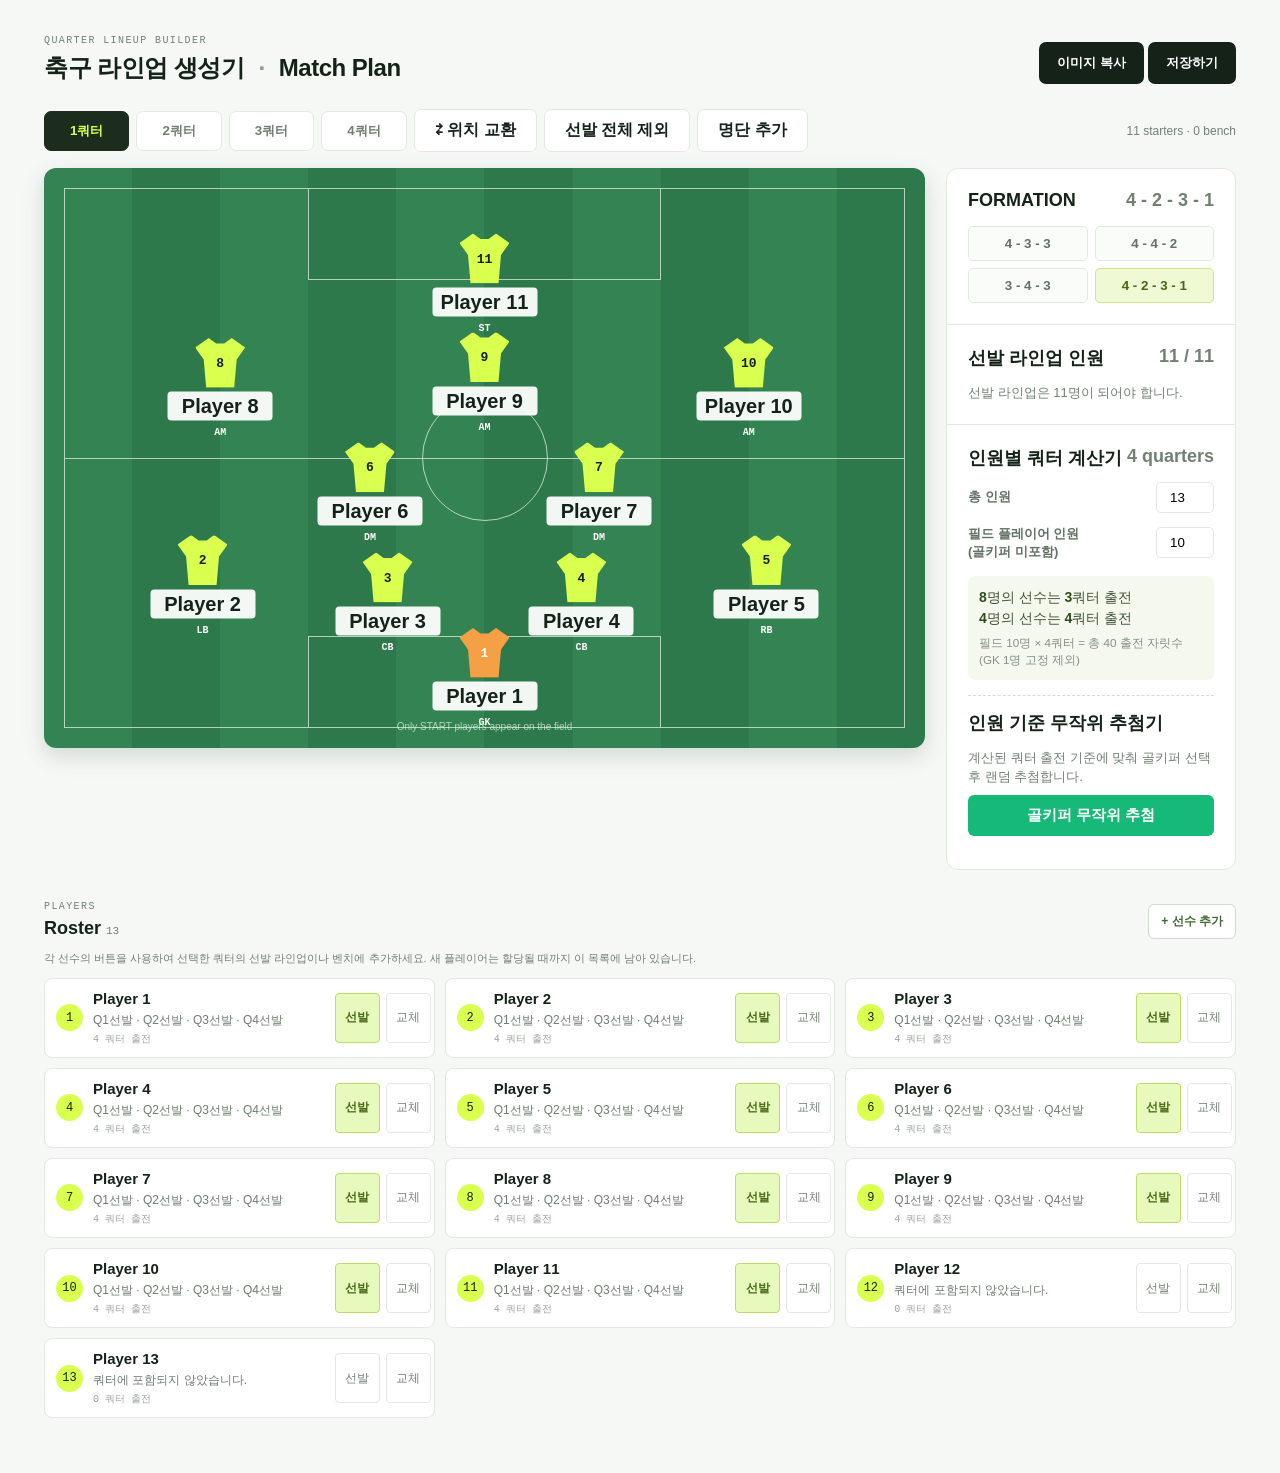
<file: index.html>
<!doctype html>
<html lang="ko">
<head>
  <meta charset="utf-8">
  <meta name="viewport" content="width=device-width,initial-scale=1,viewport-fit=cover">
  <meta name="referrer" content="no-referrer">
  <meta http-equiv="Content-Security-Policy" content="default-src 'self'; script-src 'self'; style-src 'self' 'unsafe-inline'; img-src 'self' data:; connect-src 'none'; object-src 'none'; base-uri 'none'; form-action 'none'">
  <title>Quarter Lineup Builder</title>
  <link rel="stylesheet" href="lineup-v2.css">
  <!-- Legacy inline styles moved to lineup-v2.css.
    /* 추첨기, 모달 및 결과 텍스트 영역 스타일 */
    

  -->
</head>
<body>
  <main class="app">
    <header class="topbar">
      <div>
        <p>QUARTER LINEUP BUILDER</p>
        <h1>축구 라인업 생성기 <span>·</span> Match Plan</h1>
      </div>

      <div class="header-buttons">
        <button id="copyImageBtn" class="save">이미지 복사</button>
        <button id="saveBtn" class="save">저장하기</button>
      </div>
    </header> 
    <section class="quarter-nav" aria-label="Quarter selection">
      <button data-quarter="0" class="quarter active">1쿼터</button>
      <button data-quarter="1" class="quarter">2쿼터</button>
      <button data-quarter="2" class="quarter">3쿼터</button>
      <button data-quarter="3" class="quarter">4쿼터</button>
      <button id="swapBtn" class="swap-btn">⇄ 위치 교환</button>
      <button id="clearAllBtn" class="clear-all-btn">선발 전체 제외</button>
      <button id="kakaoImportBtn" class="outline">명단 추가</button>
      <span id="quarterStatus">선발 11 · 교체 0 </span>
    </section>
    
    <div class="layout">
      <section class="pitch-card">
        <div class="pitch">
          <div class="field-lines"><i class="half"></i><i class="circle"></i><i class="area top"></i><i class="area bottom"></i></div>
          <div id="fieldPlayers" class="field-players"></div>
          <div class="field-note">Only START players appear on the field</div>
        </div>
      </section>
      
      <aside class="side-panel">
        <section><div class="label-row"><b>FORMATION</b><span id="formationName">4 - 3 - 3</span></div><div id="formationButtons" class="formation-buttons"></div></section>
        <section><div class="label-row"><b>선발 라인업 인원</b><span id="starterCounter">11 / 11</span></div><p class="muted">선발 라인업은 11명이 되어야 합니다.</p></section>
        
        <section class="calc">
          <div class="label-row"><b>인원별 쿼터 계산기</b><span>4 quarters</span></div>
          <label>총 인원<input id="poolInput" type="number" min="1" value="13"></label>
          <label>필드 플레이어 인원<br>(골키퍼 미포함) <input id="spotsInput" type="number" min="1" value="10"></label>
          <div id="calculation" class="calculation"></div>
          
          <!-- 💡 무작위 추첨기 영역 -->
          <div class="draw-section">
            <div class="label-row"><b>인원 기준 무작위 추첨기</b></div>
            <p class="muted" style="margin-bottom: 8px;">계산된 쿼터 출전 기준에 맞춰 골키퍼 선택 후 랜덤 추첨합니다.</p>
            <button id="drawQuartersBtn" class="draw-btn">골키퍼 무작위 추첨</button>
            
            <div id="drawResultContainer" class="draw-result-container"></div>
          </div>
        </section>
      </aside>
    </div>
    
    <section class="roster">
      <header>
        <div><p>PLAYERS</p><h2>Roster <span id="rosterCount"></span></h2></div>
        <button id="addPlayer" class="outline">+ 선수 추가</button>
      </header>
      <p class="roster-help">각 선수의 버튼을 사용하여 선택한 쿼터의 선발 라인업이나 벤치에 추가하세요. 새 플레이어는 할당될 때까지 이 목록에 남아 있습니다.</p>
      <div id="playerList" class="player-list"></div>
    </section>
  </main>

  <!-- 카카오톡 명단 불러오기 모달 -->
  <div id="kakaoModal" class="modal-overlay">
    <div class="modal-content">
      <h3>카카오톡 명단 불러오기</h3>
      <p class="muted">카톡방 메시지를 그대로 붙여넣으세요 (예: 송효준 전진우)</p>
      <textarea id="kakaoInput" placeholder="송효준&#10;전진우&#10;김관형"></textarea>
      <div class="modal-actions">
        <button id="closeKakaoModalBtn" class="btn-close">취소</button>
        <button id="submitKakaoModalBtn" class="btn-submit">등록하기</button>
      </div>
    </div>
  </div>

  <!-- 💡 골키퍼 선택 모달 -->
  <div id="gkSelectModal" class="modal-overlay">
    <div class="modal-content">
      <h3>🧤 골키퍼 선택</h3>
      <p>4쿼터 고정 전담 골키퍼를 지정하거나 무작위로 선택하세요.</p>
      <select id="gkSelectDropdown"></select>
      <div class="modal-actions">
        <button id="closeGkModalBtn" class="btn-close">취소</button>
        <button id="submitGkModalBtn" class="btn-submit">추첨 진행</button>
      </div>
    </div>
  </div>

  <div id="toast" class="toast"></div>
  <script src="app.js"></script>
</body>
</html>
</file>
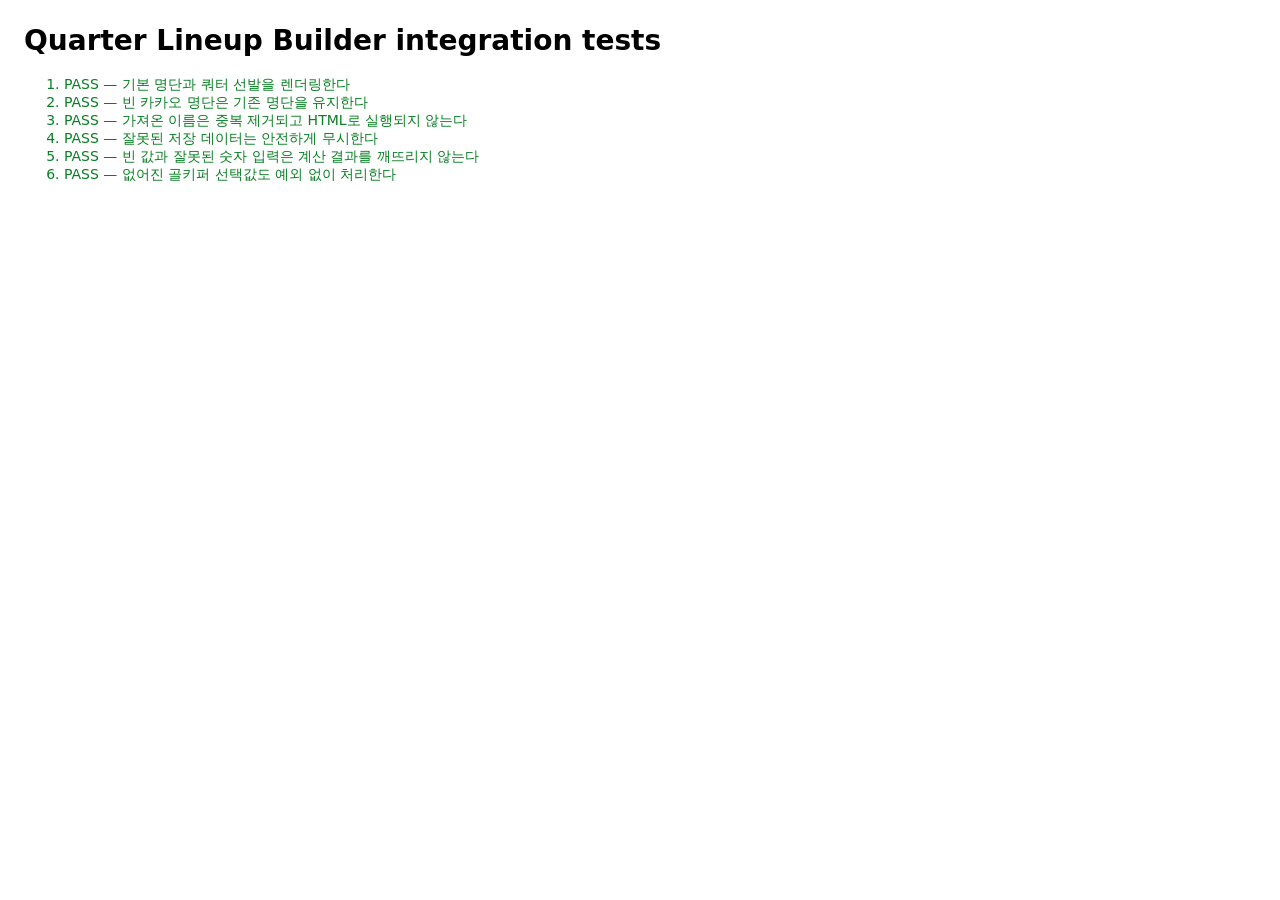
<file: tests/app.integration.test.html>
<!doctype html>
<meta charset="utf-8">
<title>Quarter Lineup Builder integration tests</title>
<style>body{font:14px system-ui;margin:24px}.pass{color:#087f23}.fail{color:#b00020}iframe{width:1px;height:1px;border:0;position:absolute}</style>
<h1>Quarter Lineup Builder integration tests</h1>
<ol id="results"></ol>
<script>
  const results = document.querySelector('#results');
  const tests = [];
  const test = (name, run) => tests.push({ name, run });
  const assert = (condition, message = 'Assertion failed') => { if (!condition) throw new Error(message); };
  const loadApp = saved => new Promise(resolve => {
    localStorage.clear();
    if (saved) localStorage.setItem('quarter-lineup', JSON.stringify(saved));
    const frame = document.createElement('iframe');
    frame.onload = () => resolve(frame);
    frame.src = `../index.html?test=${Date.now()}-${Math.random()}`;
    document.body.append(frame);
  });
  const click = (window, selector) => window.document.querySelector(selector).click();

  test('기본 명단과 쿼터 선발을 렌더링한다', async () => {
    const frame = await loadApp();
    const doc = frame.contentDocument;
    assert(doc.querySelectorAll('.player-card').length === 13, '기본 선수는 13명이어야 합니다.');
    assert(doc.querySelectorAll('#fieldPlayers .token').length === 11, '기본 선발은 11명이어야 합니다.');
  });

  test('빈 카카오 명단은 기존 명단을 유지한다', async () => {
    const frame = await loadApp(), win = frame.contentWindow, doc = frame.contentDocument;
    click(win, '#kakaoImportBtn');
    click(win, '#submitKakaoModalBtn');
    assert(doc.querySelectorAll('.player-card').length === 13, '빈 입력이 명단을 덮어쓰면 안 됩니다.');
  });

  test('가져온 이름은 중복 제거되고 HTML로 실행되지 않는다', async () => {
    const frame = await loadApp(), win = frame.contentWindow, doc = frame.contentDocument;
    click(win, '#kakaoImportBtn');
    const input = doc.querySelector('#kakaoInput');
    input.value = '1. 홍길동\n2. 홍길동\n3. <img src=x onerror=alert(1)>테스터';
    click(win, '#submitKakaoModalBtn');
    assert(doc.querySelectorAll('.player-card').length === 2, '중복 이름은 하나만 남아야 합니다.');
    assert(!doc.querySelector('#playerList img'), '이름이 HTML 요소로 해석되면 안 됩니다.');
  });

  test('잘못된 저장 데이터는 안전하게 무시한다', async () => {
    const frame = await loadApp({ players: [{ id: 1, name: null }], quarters: [{}] });
    assert(frame.contentDocument.querySelectorAll('.player-card').length === 13, '손상된 저장값 대신 기본 상태를 사용해야 합니다.');
  });

  test('빈 값과 잘못된 숫자 입력은 계산 결과를 깨뜨리지 않는다', async () => {
    const frame = await loadApp(), win = frame.contentWindow, doc = frame.contentDocument;
    const pool = doc.querySelector('#poolInput');
    const spots = doc.querySelector('#spotsInput');
    pool.value = ''; pool.dispatchEvent(new win.Event('input', { bubbles: true }));
    spots.value = '-10'; spots.dispatchEvent(new win.Event('input', { bubbles: true }));
    assert(!/NaN|Infinity/.test(doc.querySelector('#calculation').textContent), '계산 결과는 유한한 값이어야 합니다.');
  });

  test('없어진 골키퍼 선택값도 예외 없이 처리한다', async () => {
    const frame = await loadApp(), win = frame.contentWindow, doc = frame.contentDocument;
    click(win, '#drawQuartersBtn');
    const select = doc.querySelector('#gkSelectDropdown');
    const invalid = doc.createElement('option'); invalid.value = 'missing-player'; invalid.textContent = 'missing'; select.append(invalid); select.value = invalid.value;
    click(win, '#submitGkModalBtn');
    assert(doc.querySelector('#toast').textContent.length > 0, '안전한 오류 안내가 표시되어야 합니다.');
  });

  (async () => {
    for (const { name, run } of tests) {
      const item = document.createElement('li');
      try { await run(); item.textContent = `PASS — ${name}`; item.className = 'pass'; }
      catch (error) { item.textContent = `FAIL — ${name}: ${error.message}`; item.className = 'fail'; }
      results.append(item);
    }
  })();
</script>
</file>
<file: lineup-v2.css>
/* ==========================================================================
   1. 글로벌 변수 (CSS Variables) & 기본 리셋
   ========================================================================== */
/* Draw tool, import modal, and result area */
.draw-section { margin-top: 15px; padding-top: 15px; border-top: 1px dashed rgba(0, 0, 0, .15); }
.draw-btn { width: 100%; padding: 10px; color: #fff; background: #17b978; border: 0; border-radius: 6px; font-size: .95rem; font-weight: 700; cursor: pointer; transition: background .2s; }
.draw-btn:hover { background: #139a63; }
.draw-result-container { display: flex; flex-direction: column; gap: 10px; margin-top: 12px; }
.draw-result-card { padding: 10px 12px; background: #f8faf9; border: 1px solid #e0e6e3; border-left: 4px solid #17b978; border-radius: 6px; }
.draw-result-card h4 { display: flex; align-items: center; justify-content: space-between; margin-bottom: 6px; color: #183a25; font-size: .9rem; }
.draw-result-card p { margin: 0; color: #333; font-size: .85rem; line-height: 1.4; word-break: keep-all; }
.draw-result-card .badge { padding: 2px 6px; color: #183a25; background: #e4ff63; border-radius: 4px; font-size: .75rem; font-weight: 700; }
.modal-overlay { position: fixed; inset: 0; z-index: 1000; display: none; align-items: center; justify-content: center; background: rgba(0, 0, 0, .5); }
.modal-overlay.active { display: flex; }
.modal-content { width: 90%; max-width: 450px; padding: 20px; background: #fff; border-radius: 10px; box-shadow: 0 4px 10px rgba(0, 0, 0, .2); }
.modal-content h3 { margin-bottom: 10px; color: #183a25; }
.modal-content p { margin-bottom: 12px; color: #666; font-size: .85rem; }
.modal-content textarea { box-sizing: border-box; width: 100%; height: 120px; padding: 8px; margin: 10px 0; border: 1px solid #ccc; border-radius: 6px; resize: vertical; }
.modal-content select { width: 100%; padding: 10px; margin: 10px 0; border: 1px solid #ccc; border-radius: 6px; font-size: 12px; }
.modal-actions { display: flex; justify-content: flex-end; gap: 8px; margin-top: 15px; }
.modal-actions button { padding: 8px 16px; border: 0; border-radius: 4px; font-weight: 700; cursor: pointer; }
.btn-submit { color: #fff; background: #17b978; }
.btn-close { color: #333; background: #ccc; }

:root {
  --ink: #142218;    /* 메인 텍스트 / 다크 테마 색상 */
  --muted: #728074;  /* 연한 안내 텍스트 / 보조 색상 */
  --line: #e3e9e2;   /* 테두리(Border) 선 색상 */
  --lime: #d9ff4f;   /* 라임색 (포인트 컬러 / 유니폼 기본 색상) */
  --bg: #f6f8f5;     /* 전체 배경색 */
  --green: #2f7a4d;  /* 축구장 잔디 관련 그린 색상 */
}

/* 전체 요소 박스 사이즈 기준 통일 (패딩/테두리가 크기에 포함됨) */
* {
  box-sizing: border-box;
}

/* 바디 기본 여백 제거 및 폰트/배경 설정 */
body {
  margin: 0;
  background: var(--bg);
  color: var(--ink);
  font-family: Arial, "Noto Sans KR", sans-serif;
}

/* ==========================================================================
   2. 앱 전체 레이아웃 & 상단 헤더 (App Shell & Topbar)
   ========================================================================== */
/* 전체 앱 컨테이너 (최대 너비 및 중앙 정렬) */
.app {
  max-width: 1390px;
  margin: auto;
  padding: 35px 44px 55px;
}

/* 상단 정보 바 (타이틀 + 저장 버튼) */
.topbar {
  display: flex;
  justify-content: space-between; /* 양끝 정렬 */
  align-items: end;              /* 아래쪽 정렬 */
  margin-bottom: 25px;
}

/* 상단 소제목 및 명단 헤더 서브텍스트 */
.topbar p, .roster header p {
  margin: 0 0 6px;
  font: 10px monospace;
  letter-spacing: 1.4px;         /* 자간 넓히기 */
  color: var(--muted);
}

/* 대제목 (h1) 및 타이틀 내 구분 기호 */
h1 {
  margin: 0;
  font-size: 24px;
  letter-spacing: -.5px;
}
h1 span {
  color: #8b968d;
  margin: 0 8px;
}

/* 저장 버튼 */
.save {
  border: 0;
  border-radius: 7px;
  background: var(--ink);
  color: #fff;
  padding: 12px 18px;
  font-weight: bold;
  cursor: pointer;
}

/* ==========================================================================
   3. 쿼터 네비게이션 (1Q, 2Q, 3Q, 4Q 버튼)
   ========================================================================== */
.quarter-nav {
  display: flex;
  align-items: center;
  gap: 7px;
  margin-bottom: 16px;
  
}

/* 쿼터 버튼 기본 스타일 */
.quarter {
  border: 1px solid var(--line);
  border-radius: 7px;
  background: #fff;
  color: #718073;
  padding: 10px 25px;
  font: 700 12px;
  cursor: pointer;
  font-weight: 700;
}

/* 현재 활성화(선택)된 쿼터 버튼 */
.quarter.active {
  background: #1c2d1e;
  color: var(--lime);
  border-color: #1c2d1e;
}

/* 쿼터 바 우측 안내 문구 (선발 인원 등) */
.quarter-nav span {
  margin-left: auto; /* 오른쪽 끝으로 밀기 */
  color: var(--muted);
  font-size: 12px;
}

/* ==========================================================================
   4. 메인 콘텐츠 대시보드 레이아웃 (Pitch + Side Panel)
   ========================================================================== */
.layout {
  display: grid;
  grid-template-columns: minmax(580px, 1fr) 290px; /* 경기장(좌) : 사이드바(우) */
  gap: 21px;
}

/* ==========================================================================
   5. 축구 경기장 (Pitch & Lines)
   ========================================================================== */
.pitch {
  height: 580px;
  overflow: hidden;
  position: relative;
  border-radius: 12px;
  /* 잔디 패턴 스트라이프 배경 */
  background: repeating-linear-gradient(90deg, #348353 0 10%, #2e794c 10% 20%);
  box-shadow: 0 8px 22px #1d4b2d2b;
}

/* 경기장 라인 공통 요소 */
.field-lines {
  position: absolute;
  inset: 20px; /* top, right, bottom, left 모두 20px */
  border: 1px solid #f9fff8a8;
}
.half {
  position: absolute;
  left: 0;
  top: 50%;
  width: 100%;
  border-top: 1px solid #f9fff8a8;
}
.circle {
  position: absolute;
  left: 50%;
  top: 50%;
  width: 126px;
  height: 126px;
  border: 1px solid #f9fff8a8;
  border-radius: 50%;
  transform: translate(-50%, -50%); /* 정확히 중앙 정렬 */
}
.area {
  position: absolute;
  left: 29%;
  width: 42%;
  height: 17%;
  border: 1px solid #f9fff8a8;
}
.area.top { top: 0; border-top: 0; }
.area.bottom { bottom: 0; border-bottom: 0; }

/* 하단 경고/안내 텍스트 */
.field-note {
  position: absolute;
  left: 50%;
  bottom: 16px;
  transform: translateX(-50%);
  color: #edffebaa;
  font-size: 10px;
  white-space: nowrap;
}

/* ==========================================================================
   6. 필드 위 선수 토큰 (Player Tokens & Shirts)
   ========================================================================== */
.field-players {
  position: absolute;
  inset: 0;
}

.token {
  position: absolute;
  width: 105px;
  text-align: center;
  transform: translate(-50%, -50%); /* 좌표 중심점 맞춤 */
  cursor: grab;
  transition: transform .18s ease, filter .18s ease;
}

.token[draggable="false"] {
  cursor: pointer;
}

.token[draggable="true"]:active {
  cursor: grabbing;
}

/* 클리핑 바깥에서 필터를 적용해 유니폼 모양을 따라 외곽선을 표시 */
.shirt-outline {
  width: max-content;
  margin: auto;
  transition: filter .18s ease;
}

/* 유니폼 셔츠 아이콘 (SVG 없이 Polygon 클리핑으로 구현) */
.shirt {
  width: 50px;
  height: 50px;
  margin: auto;
  display: grid;
  place-items: center;
  background: var(--lime);
  clip-path: polygon(27% 0, 42% 11%, 58% 11%, 73% 0, 100% 19%, 83% 43%, 78% 100%, 22% 100%, 17% 43%, 0 19%);
  filter: drop-shadow(0 3px 2px #15352277);
  font: 700 13px monospace;
}

/* 골키퍼 전용 유니폼 색상 (주황색) */
.token.gk .shirt {
  background: #f5a044;
  color: #fff;
}

/* 토큰 내 선수 이름 이름표 */
.token strong {
  display: block;
  margin: 4px auto 0;
  padding: 3px 5px;
  border-radius: 4px;
  background: #fffffff0;
  font-size: 20px;
  white-space: nowrap;
  overflow: hidden;
  text-overflow: ellipsis; /* 이름이 길면 ... 처리 */
  transition: background-color .18s ease;
}

/* 토큰 내 포지션 라벨 (GK, CB, ST 등) */
.token small {
  color: #fff;
  font: 700 10px monospace;
}

/* 마우스로 가리킨 선수를 강조하고 터치 기기의 호버 잔상을 방지 */
@media (hover: hover) and (pointer: fine) {
  .token:hover {
    transform: translate(-50%, -50%) translateY(-4px) scale(1.08);
    filter: drop-shadow(0 6px 5px #15352266);
    z-index: 2;
  }

  .token:hover strong {
    background-color: #f3ffcc;
  }

  .token:hover .shirt-outline {
    filter: drop-shadow(2px 0 0 #000)
            drop-shadow(-2px 0 0 #000)
            drop-shadow(0 2px 0 #000)
            drop-shadow(0 -2px 0 #000);
  }
}

@media (prefers-reduced-motion: reduce) {
  .token,
  .shirt-outline,
  .token strong {
    transition: none;
  }
}

/* ==========================================================================
   7. 우측 설정 패널 (포메이션 선택 & 출전 계산기)
   ========================================================================== */
.side-panel {
  background: #fff;
  border: 1px solid var(--line);
  border-radius: 12px;
}
.side-panel section {
  padding: 21px;
  border-bottom: 1px solid var(--line);
}
.side-panel section:last-child {
  border: 0;
}

.label-row {
  display: flex;
  justify-content: space-between;
  font-size: 18px;
}
.label-row span {
  font: 10px;
  font-weight: 600;
  color: var(--muted);
}

/* 포메이션 선택 버튼 그리드 (4-3-3, 4-4-2 등) */
.formation-buttons {
  display: grid;
  grid-template-columns: 1fr 1fr;
  gap: 7px;
  margin-top: 15px;
}
.formation-buttons button {
  border: 1px solid var(--line);
  background: #fafcf9;
  border-radius: 5px;
  padding: 9px 3px;
  color: #637265;
  font: 16px;
  font-weight: 600;
  cursor: pointer;
}
.formation-buttons button.selected {
  background: #eff9d4;
  border-color: #c9e889;
  color: #466717;
  font-weight: bold;
}

.muted {
  margin: 13px 0 0;
  color: var(--muted);
  font-size: 13px;
  line-height: 1.5;
}

/* 쿼터 계산기 입력폼 */
.calc label {
  display: flex;
  justify-content: space-between;
  align-items: center;
  margin-top: 12px;
  color: #637164;
  font-size: 13px;
  font-weight: bold;
}
.calc input {
  width: 58px;
  padding: 7px;
  border: 1px solid var(--line);
  border-radius: 5px;
  text-align: center;
}

/* 계산 결과 표시 박스 */
.calculation {
  margin-top: 15px;
  padding: 11px;
  background: #f5f9ed;
  border-radius: 7px;
  color: #42523d;
  font-size: 14px;
  line-height: 1.5;
}
.calculation b { color: #314c1b; }
.calculation small {
  display: block;
  margin-top: 5px;
  color: #829080;
}

/* ==========================================================================
   8. 하단 선수 명단 (Roster & Player Cards)
   ========================================================================== */
.roster {
  margin-top: 31px;
}
.roster header {
  display: flex;
  justify-content: space-between;
  align-items: end;
}
.roster h2 { margin: 0; font-size: 18px; }
.roster h2 span { font: 11px monospace; color: var(--muted); }

/* 선수 추가 버튼 (라인 외곽선 스타일) */
.outline {
  border: 1px solid #cfdccd;
  background: #fff;
  border-radius: 6px;
  padding: 8px 12px;
  color: #426932;
  font-weight: bold;
  font-size: 12px;
  cursor: pointer;
}

.roster-help {
  margin: 12px 0;
  color: var(--muted);
  font-size: 11px;
}

/* 선수 카드 리스트 그리드 (가로 3열) */
.player-list {
  display: grid;
  grid-template-columns: repeat(3, 1fr);
  gap: 10px;
}

/* 개별 선수 카드 */
.player-card {
  display: flex;
  align-items: center;
  gap: 10px;
  background: #fff;
  border: 1px solid var(--line);
  border-radius: 8px;
  padding: 11px;
  min-width: 0;
}

/* 선수 등번호 동그라미 */
.number {
  display: grid;
  place-items: center;
  flex: none;
  width: 27px;
  height: 27px;
  border-radius: 50%;
  background: var(--lime);
  font: 12px monospace;
}

/* 선수 이름 & 출전 정보 영역 */
.player-info {
  min-width: 0;
  flex: 1;
}

/* 선수 이름 수정 input */
.name-edit {
  width: 100%;
  border: 0;
  padding: 0;
  background: transparent;
  color: var(--ink);
  font-size: 15px;
  font-weight: bold;
  outline: none;
}
.player-info p {
  margin: 4px 0 0;
  color: #6f7d70;
  font-size: 12px;
  line-height: 1.35;
}
.player-info small {
  color: #9aa49b;
  font: 10px monospace;
}

/* 선수 카드 우측 [선발], [교체] 버튼 영역 */
.assign-buttons {
  display: grid;
  grid-template-columns: 1fr 1fr;
  gap: 4px;
  width: 88px;
}
.assign-buttons button {
  border: 1px solid var(--line);
  background: #fff;
  border-radius: 4px;
  padding: 5px 2px;
  color: #758075;
  font: 12px monospace;
  cursor: pointer;
}
.assign-buttons button.selected {
  background: #e8f9bd;
  border-color: #bbdf61;
  color: #486b18;
  font-weight: bold;
}

/* ==========================================================================
   9. 토스트 알림 (Toast Notification)
   ========================================================================== */
.toast {
  position: fixed;
  left: 50%;
  bottom: 22px;
  transform: translate(-50%, 18px);
  opacity: 0;
  background: #172518;
  color: #fff;
  padding: 10px 15px;
  border-radius: 6px;
  font-size: 12px;
  transition: .2s;
  pointer-events: none;
}
.toast.show {
  opacity: 1;
  transform: translate(-50%, 0);
}

/* ==========================================================================
   10. 반응형 미디어 쿼리 (Responsive Media Queries)
   ========================================================================== */
/* 태블릿 / 중형 화면 (너비 850px 이하) */
@media (max-width: 850px) {
  .app { padding: 25px 18px; }
  .layout { grid-template-columns: 1fr; } /* 경기장과 사이드바를 세로로 배치 */
  .side-panel {
    display: grid;
    grid-template-columns: repeat(3, 1fr); /* 사이드바 내부 섹션을 가로 3열로 */
  }
  .side-panel section {
    border-bottom: 0;
    border-right: 1px solid var(--line);
  }
  .player-list { grid-template-columns: repeat(2, 1fr); } /* 선수 명단을 가로 2열로 */
}

/* 모바일 화면 (너비 620px 이하) */
@media (max-width: 620px) {
  .app { padding: 18px 11px 35px; }
  .topbar { margin-bottom: 18px; }
  .topbar h1 { font-size: 18px; }
  .quarter-nav { gap: 4px; }
  .quarter { padding: 9px 12px; }
  .quarter-nav span { display: none; } /* 모바일에서는 쿼터 설명 숨김 */
  
  /* 경기장 높이 모바일 축소 */
  .pitch {
    height: calc(100svh - 260px);
    min-height: 440px;
    max-height: 560px;
  }
  .field-lines { inset: 13px; }
  .circle { width: 92px; height: 92px; }
  
  /* 토큰 및 셔츠 크기 모바일 축소 */
  .token { width: 76px; }
  .shirt { width: 38px; height: 39px; font-size: 11px; }
  .token strong { font-size: 9px; }
  .token small { font-size: 8px; }
  .field-note { font-size: 8px; }
  
  .side-panel { display: block; margin-top: 15px; }
  .side-panel section {
    border-right: 0;
    border-bottom: 1px solid var(--line);
    padding: 17px;
  }
  .formation-buttons { grid-template-columns: repeat(4, 1fr); } /* 포메이션 버튼 4열 배치 */
  .player-list { grid-template-columns: 1fr; } /* 선수 명단 1열(세로 1줄)로 배치 */
  .assign-buttons { width: 102px; }
  .roster { margin-top: 24px; }
}
/* 쿼터 바 작업 버튼 공통 스타일 */
.swap-btn,
.clear-all-btn,
#kakaoImportBtn {
  border: 1px solid var(--line);
  background: #ffffff;
  color: var(--ink);
  padding: 10px 20px;
  border-radius: 7px;
  font-family: inherit;
  font-size: inherit;
  font-weight: 600;
  cursor: pointer;
  transition: all 0.2s ease;
}

.swap-btn:hover {
  background: #f0f4f0;
}

#kakaoImportBtn:hover {
  background: #f0f4f0;
}

.swap-btn.active {
  background: #1c2d1e;
  color: #fff;
  border-color: #e68a00;
  box-shadow: 0 2px 8px rgba(194, 186, 173, 0.4);
}

/* 위치 교환 모드에서 선택된 선수의 토큰 강조 효과 */
.token.swap-selected {
  outline: 3px solid #ff9800;
  outline-offset: 3px;
  transform: translate(-50%, -50%) scale(1.15) !important;
  z-index: 10;
}

/* 호버 시 반응 (위치 교환 버튼과 동일한 연한 그린/배경톤) */
.clear-all-btn:hover {
  background: #f0f4f0;
}

/* 클릭(Active/Pressed)되었을 때 다크 그린 배경 강조 */
.clear-all-btn:active {
  background: #1c2d1e;
  color: #fff;
  border-color: #e68a00;
  transform: translateY(1px);
}

.assign-buttons button {
  white-space: nowrap; /* 글자가 세로로 꺾이는 것 방지 */
  min-width: 45px;     /* 글자가 잘리지 않도록 최소 너비 확보 */
  word-break: keep-all;
  height: 50px;
}

.assign-buttons {
  display: flex;

  flex-direction: row; /* 세로로 배치 */
  gap: 6px;               /* 버튼 사이 간격 */
  align-items: flex-end;  /* 우측 정렬 */
  flex-shrink: 0;         /* 카드가 좁아져도 버튼 영역 크기 줄어들지 않음 */
}
</file>
